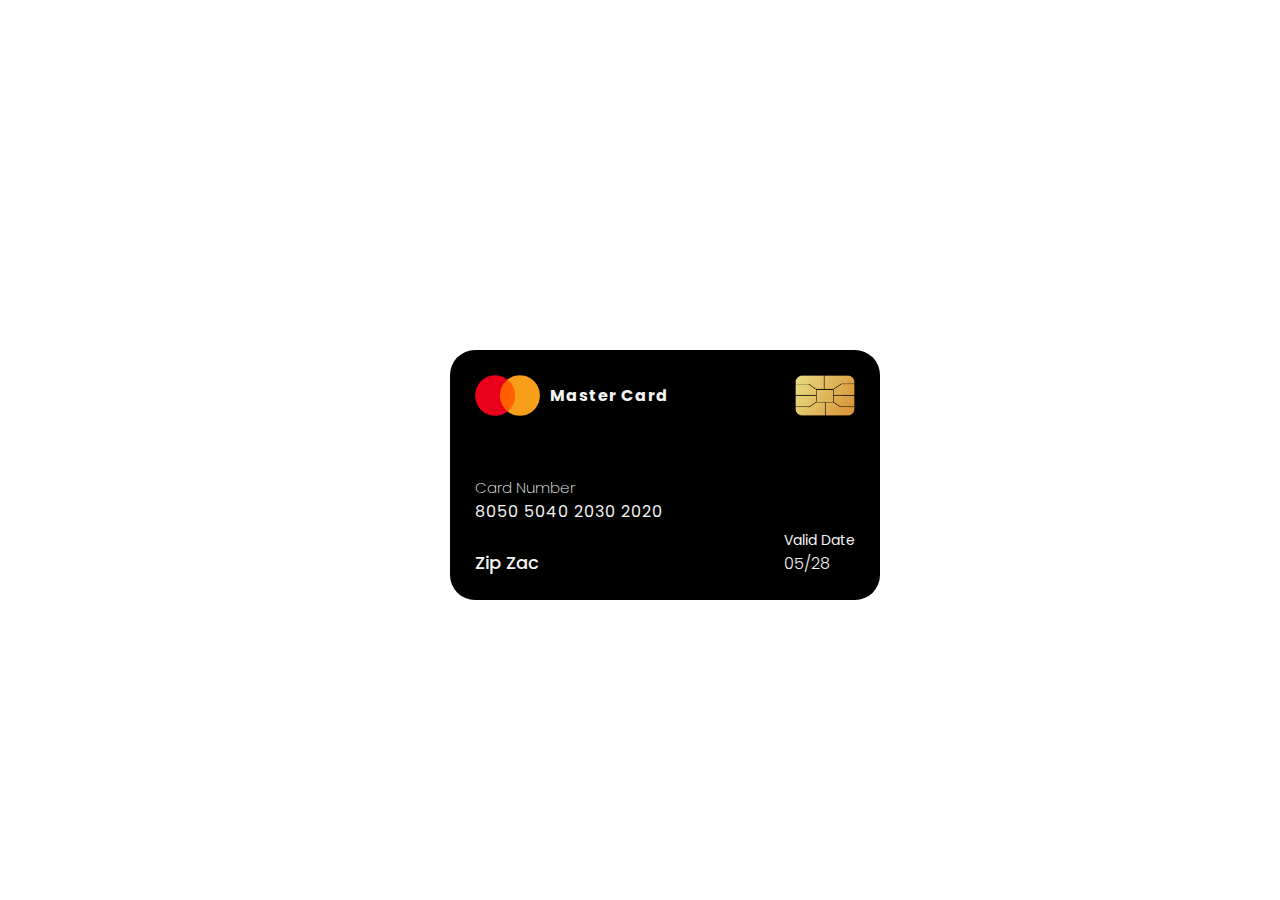
<file: credit-card/index.html>
<!DOCTYPE html>
<html>
    <head>
        <title>Credit Card</title>
        <link rel="stylesheet" href="./style.css">
    </head>

    <body>
        <section>
            <div class="container">
                <div class="card">
                    <header>
                        <span class="logo">
                            <img src="../flipping-card/images/logo.png" alt="logo">
                            <h6>Master Card</h6>
                        </span>

                        <img src="../flipping-card/images/chip.png" alt="chip" class="chip">
                    </header>

                    <div class="data">
                        <div class="detail">
                            <h6>Card Number</h6>
                            <h5 class="number">8050 5040 2030 2020</h5>
                            <h4 class="name">Zip Zac</h4>
                        </div>

                        <div class="date">
                            <h6>Valid Date</h6>
                            <h5>05/28</h5>
                        </div>
                    </div>
                </div>
            </div>
        </section>
    </body>
</html>
</file>
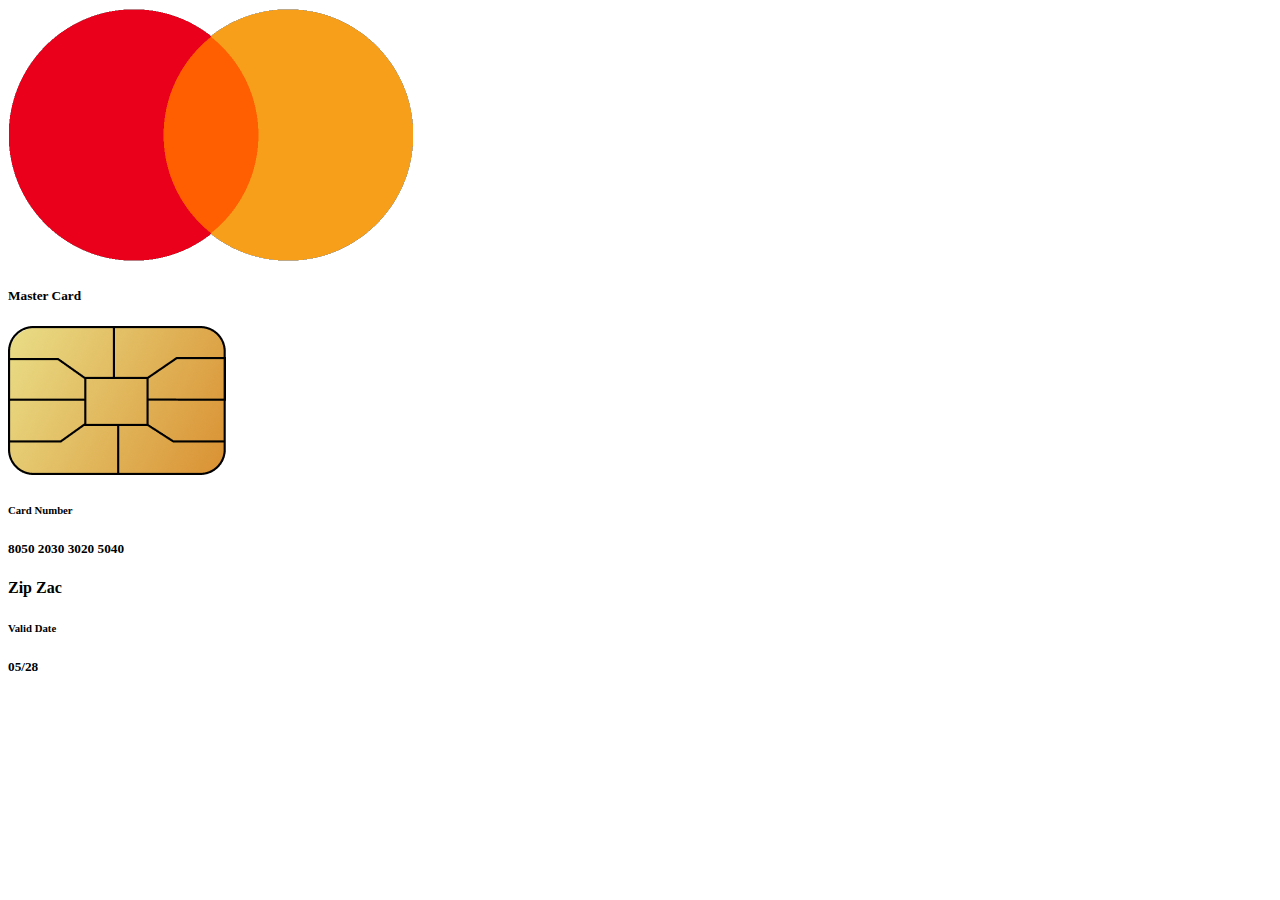
<file: flipping-card/index.html>
<!DOCTYPE html>
<html>
    <head>
        <title>Flipping Card</title>
        <link rel="stylesheet" href="style.css">
    </head>
    <body>
        <section>
            <div class="container">
                <div class="card front-face">
                    <header>
                        <span class="logo">
                            <img src="./images/logo.png" alt="logo">
                            <h5>Master Card</h5>
                        </span>

                        <img src="./images/chip.png" class="chip" alt="chip">
                    </header>

                    <div class="card-details">
                        <div class="name-number">
                            <h6>Card Number</h6>
                            <h5 class="number">8050 2030 3020 5040</h5>
                            <h4 class="name">Zip Zac</h4>
                        </div>

                        <div class="valid-date">
                            <h6>Valid Date</h6>
                            <h5>05/28</h5>
                        </div>
                    </div>
                </div>
            </div>
        </section>
    </body>
</html>
</file>
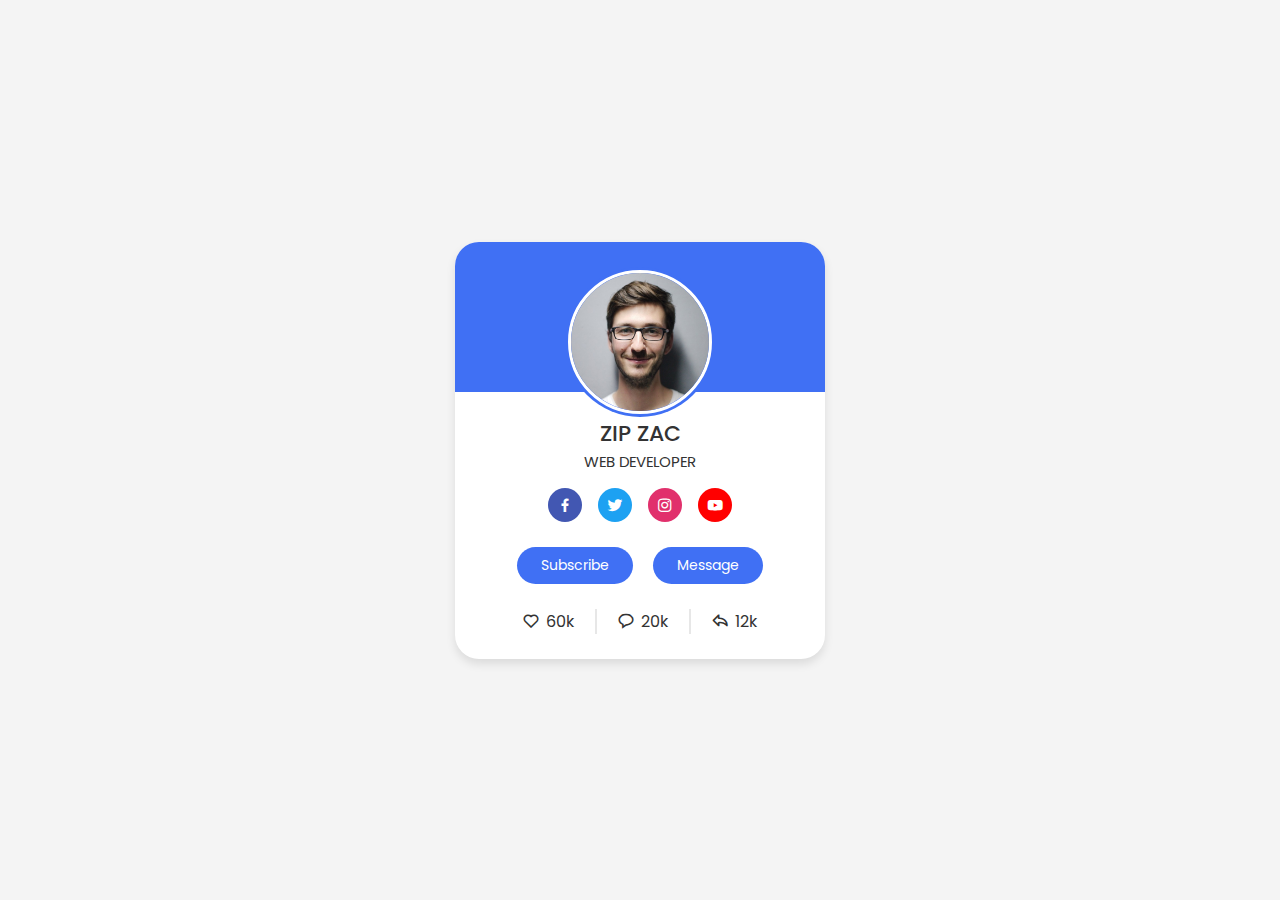
<file: responsive-profile-card/index.html>
<!DOCTYPE html>
<html>
    <head>
        <title>Profile Card UI Design</title>

        <!-- CSS -->
        <link rel="stylesheet" href="./style.css">

        <!-- Boxicons CSS  -->
        <link href='https://unpkg.com/boxicons@2.1.4/css/boxicons.min.css' rel='stylesheet'>
    </head>

    <body>
        <div class="profile-card">
            <div class="image">
                <img src="profile.jpg" alt="profile-img" class="profile-img">
            </div>

            <div class="text-data">
                <span class="name">ZIP ZAC</span>
                <span class="job">WEB DEVELOPER</span>
            </div>

            <div class="media-button">
                <a href="#" style="background : #4257b2" class="link">
                    <i class='bx bxl-facebook'></i>
                </a>

                <a href="#" style="background : #1da1f2" class="link">
                    <i class='bx bxl-twitter' ></i>
                </a>

                <a href="#" style="background : #e1306c" class="link">
                    <i class='bx bxl-instagram' ></i>
                </a>

                <a href="#" style="background : #ff0000" class="link">
                    <i class='bx bxl-youtube' ></i>
                </a>
            </div>

            <div class="buttons">
                <button class="button">Subscribe</button>
                <button class="button">Message</button>
            </div>

            <div class="analytics">
                <div class="data">
                    <i class='bx bx-heart' ></i>
                    <span class="number">60k</span>
                </div>

                <div class="data">
                    <i class='bx bx-message-rounded' ></i>
                    <span class="number">20k</span>
                </div>

                <div class="data">
                    <i class='bx bx-share' ></i>
                    <span class="number">12k</span>
                </div>
            </div>
        </div>
    </body>
</html>
</file>
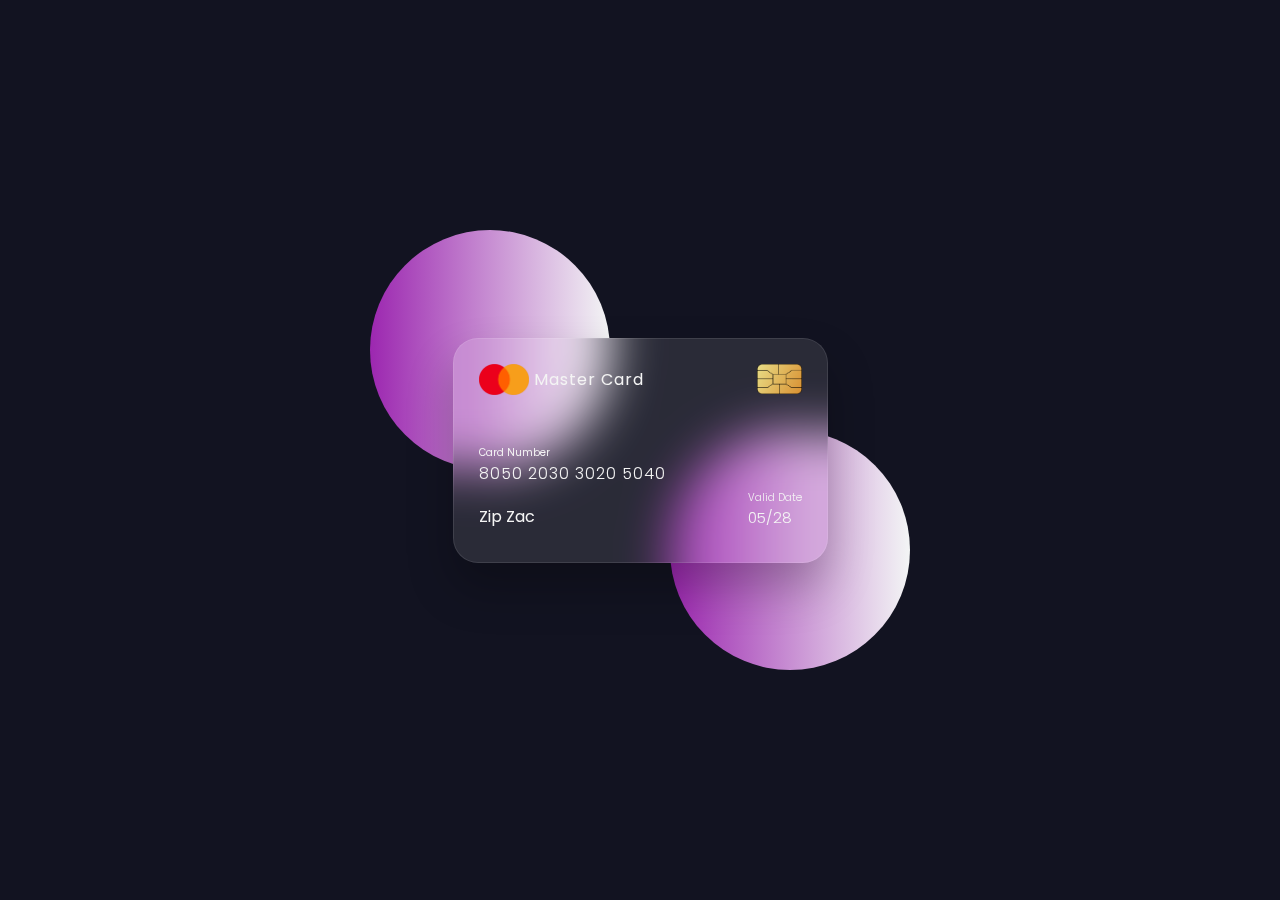
<file: flipping-card/recode/index.html>
<!DOCTYPE html>
<html>
    <head>
        <title>Flipping Card</title>
        <link rel="stylesheet" href="./style.css">
    </head>

    <body>
        <section>
            <div class="container">
                <div class="card front-card">
                    <header>
                        <div class="logo">
                            <img src="../images/logo.png" alt="logo">
                            <h6>Master Card</h6>
                        </div>

                        <img src="../images/chip.png" alt="chip" class="chip">
                    </header>

                    <div class="card-details">
                        <div class="details">
                            <h6>Card Number</h6>
                            <h5 class="number">8050 2030 3020 5040</h5>
                            <h4 class="name">Zip Zac</h4>
                        </div>

                        <div class="date">
                            <h6>Valid Date</h6>
                            <h5>05/28</h5>
                        </div>
                    </div>
                </div>
            </div>
        </section>
    </body>
</html>
</file>
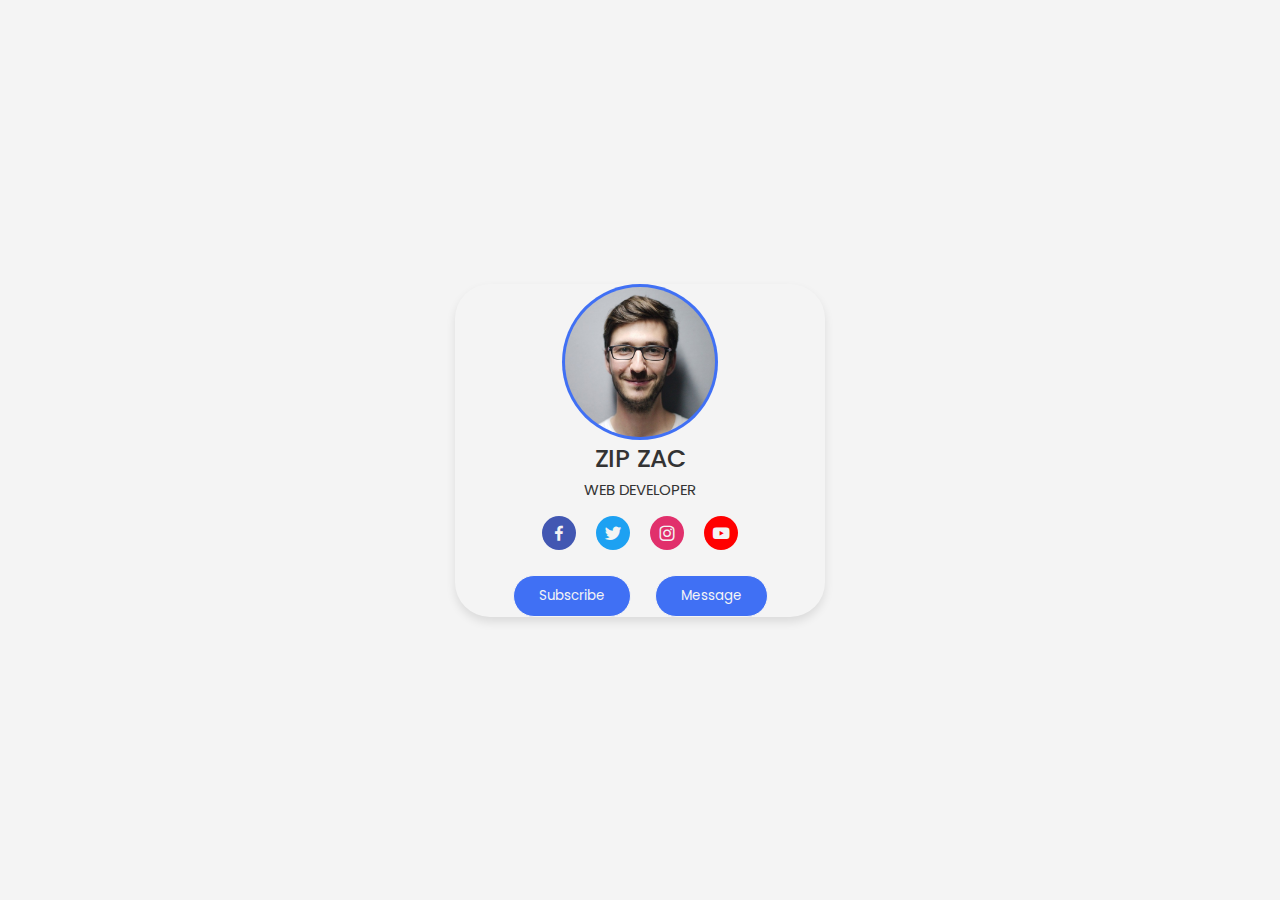
<file: responsive-profile-card/recode/index.html>
<!DOCTYPE html>
<html>
    <head>
        <title>Profile Responsive Card</title>
        <link rel="stylesheet" href="style.css">

        <link href='https://unpkg.com/boxicons@2.1.4/css/boxicons.min.css' rel='stylesheet'>
    </head>
    <body>
        <div class="profile-card">
            <div class="image">
                <img src="profile.jpg" class="profile-img" alt="profile-img">
            </div>

            <div class="text-data">
                <span class="name">ZIP ZAC</span>
                <span class="job">WEB DEVELOPER</span>
            </div>

            <div class="media-button">
                <a href="#" style="background: #4257b2;" class="link">
                    <i class='bx bxl-facebook' ></i>
                </a>

                <a href="#" style="background : #1da1f2" class="link">
                    <i class='bx bxl-twitter' ></i>
                </a>

                <a href="#" style="background : #e1306c" class="link">
                    <i class='bx bxl-instagram' ></i>
                </a>

                <a href="#" style="background : #ff0000" class="link">
                    <i class='bx bxl-youtube' ></i>
                </a>
            </div>

            <div class="buttons">
                <button class="button">Subscribe</button>

                <button class="button">Message</button>
            </div>

            <div class="analytics">
                <div class="data">
                    
                </div>

                <div class="data">
                    
                </div>

                <div class="data">
                    
                </div>
            </div>

        </div>
    </body>
</html>
</file>
<file: credit-card/style.css>
/* Google Fonts - Poppins */
@import url('https://fonts.googleapis.com/css2?family=Poppins:wght@300;400;500;600&display=swap');

* {
    font-family: 'Poppins', sans-serif;
    margin: 0;
    padding: 0;
}

section {
    min-height: 100vh;
    width: 100%;
    height: 100%;

    display: flex;
    justify-content: center;
    align-items: center;
}

section .container {
    width: 380px;
    height: 200px;
}

.container .card {
    width: 100%;
    height: 100%;
    color: #f4f4f4;
    background-color: #000;
    border-radius: 25px;

    padding: 25px;
}

header {
    display: flex;
    justify-content: space-between;
}

.logo {
    display: flex;
    align-items: center;
}

.logo img {
    width: 65px;

    margin-right: 10px;
}

.logo h6 {
    font-size: 16px;
    letter-spacing: 1px;
}

.chip {
    width: 60px;
}

.data {
    display: flex;
    justify-content: space-between;
    align-items: flex-end;

    margin-top: 60px;
}

.detail h6 {
    font-size: 15px;
    font-weight: 200;
}

.detail h5 {
    font-size: 16px;
    font-weight: 400;
    letter-spacing: 1px;
}

.detail h4 {
    font-size: 18px;
    font-weight: 500;

    margin-top: 25px;
}

.date h6 {
    font-size: 14px;
    font-weight: 400;
}

.date h5 {
    font-size: 16px;
    font-weight: 300;
}
</file>
<file: flipping-card/style.css>
/* Google Fonts - Poppins */
@import url('https://fonts.googleapis.com/css2?family=Poppins:wght@300;400;500;600&display=swap');
</file>
<file: responsive-profile-card/style.css>
/* Google Fonts - Poppins */
@import url('https://fonts.googleapis.com/css2?family=Poppins:wght@300;400;500;600&display=swap');

* {
    font-family: 'Poppins', sans-serif;

    margin: 0;
    padding: 0;
    box-sizing: border-box;
}

body {
    height: 100vh;

    display: flex;
    justify-content: center;
    align-items: center;

    background-color: #f4f4f4;
}

.profile-card{
    position: relative;

    display: flex;
    flex-direction: column;
    align-items: center;

    max-width: 370px;
    width: 100%;
    background: #fff;
    border-radius: 24px;
    box-shadow: 0 5px 10px rgba(0, 0, 0, 0.1);

    padding: 25px;
}

.profile-card::before {
    position: absolute;
    content: "";
    left: 0;
    top: 0;

    width: 100%;
    height: 36%;
    background-color: #4070f4;
    border-radius: 24px 24px 0 0;
    
}

.image {
    position: relative;
    width: 150px;
    height: 150px;
    border-radius: 50%;

    background-color: #4070f4;

    padding: 3px;
}

.image .profile-img {
    width: 100%;
    height: 100%;
    object-fit: cover;
    border-radius: 50%;
    border: 3px solid #fff;
}

.profile-card .text-data {
    display: flex;
    flex-direction: column;
    align-items: center;

    color: #333;
}

.text-data .name {
    font-size: 22px;
    font-weight: 500;
}

.text-data .job {
    font-size: 15px;
    font-weight: 400;
}

.profile-card .media-button {
    display: flex;
    align-items: center;

    margin-top: 15px;
}

.media-button .link {
    display: flex;
    justify-content: center;
    align-items: center;

    text-decoration: none;
    font-size: 18px;
    color: #fff;
    width: 34px;
    height: 34px;
    border-radius: 50%;

    margin: 0 8px;
}

.profile-card .buttons {
    display: flex;
    align-items: center;

    margin-top: 25px;
}

.buttons .button {
   color: #fff;
   font-size: 14px;
   font-weight: 400;
   border: none;
   border-radius: 24px;
   margin: 0 10px;
   padding: 8px 24px;
   background-color: #4070f4;
   cursor: pointer;
   transition: all 0.3s ease;
}

.buttons .button:hover {
    background-color: #0e4bf1;
}

.profile-card .analytics {
    display: flex;
    align-items: center;

    margin-top: 25px;
}

.analytics .data {
    display: flex;
    align-items: center;
    color: #333;
    padding: 0 20px;
    border-right: 2px solid #e7e7e7;
}

.data i {
    font-size: 18px;

    margin-right: 6px;
}

.data:last-child {
    border-right: none;
}
</file>
<file: flipping-card/recode/style.css>
/* Google Fonts - Poppins */
@import url('https://fonts.googleapis.com/css2?family=Poppins:wght@300;400;500;600&display=swap');

* {
    font-family: "Poppins", sans-serif;

    margin: 0;
    padding: 0;
    box-sizing: border-box;
}

body {
    background-color: #121321;
    color: #f4f4f4;
}

section {
    width: 100%;
    min-height: 100vh;
    
    display: flex;
    justify-content: center;
    align-items: center;
}

section::before {
    position: absolute;
    content: "";
    width: 240px;
    height: 240px;
    border-radius: 50%;
    background: linear-gradient(90deg,
        #9c27b0,
        #f3f5f5);
    transform: translate(150px, 100px);
}

section::after {
    position: absolute;
    content: "";
    width: 240px;
    height: 240px;
    border-radius: 50%;
    background: linear-gradient(90deg,
            #9c27b0,
            #f3f5f5);
    transform: translate(-150px, -100px);
}

.container {
    width: 375px;
    height: 225px;

    position: relative;
}

.card {
    width: 100%;
    height: 100%;
    background: rgba(255, 255, 255, 0.1);
    border-radius: 25px;
    backdrop-filter: blur(25px);
    border: 1px solid rgba(255, 255, 255, 0.1);
    box-shadow: 0 25px 45px rgba(0, 0, 0, 0.25);

    position: absolute;
    z-index: 100;
}

header {
    display: flex;
    justify-content: space-between;

    margin: 25px;
}

.logo {
    display: flex;
    align-items: center;
}

.logo img {
    width: 50px;

    margin-right: 5px;
}

.logo h6 {
    font-size: 16px;
    font-weight: 400;
    letter-spacing: 1px;
}

.chip {
    width: 45px;
    height: 30px;
}

.card-details {
    display: flex;
    justify-content: space-between;
    align-items: flex-end;

    margin: 50px 25px 25px 25px;
}

.details h6 {
    font-size: 10px;
    font-weight: 400;
}

.details h5 {
    font-size: 16px;
    font-weight: 300;
    letter-spacing: 1px;
}

.details .name {
    font-size: 16px;
    font-weight: 400;

    margin-top: 18px;
}

.date h6{
    font-size: 10px;
    font-weight: 300;
}

.date h5{
    font-size: 15px;
    font-weight: 300;
}
</file>
<file: responsive-profile-card/recode/style.css>
@import url('https://fonts.googleapis.com/css2?family=Poppins:wght@300;400;500;600&display=swap');

* {
    font-family: "Poppins",sans-serif;

    margin: 0;
    padding: 0;
}

body {
    height: 100vh;
    background-color: #f4f4f4;

    display: flex;
    justify-content: center;
    align-items: center;
}

.profile-card {
    position: relative;

    display: flex;
    flex-direction: column;
    justify-content: center;
    align-items: center;
    
    max-width: 370px;
    width: 100%;
    border-radius: 35px;

    box-shadow: 0 5px 10px rgba(0, 0, 0, 0.1);
}

.profile-card .image {
    position: relative;
    width: 150px;
    height: 150px;
    background-color: #4070f4;

    border-radius: 50%;

    padding: 3px;
}

.image .profile-img {
    width: 100%;
    height: 100%;
    border-radius: 50%;
    object-fit: cover;
}

.profile-card .text-data {
    display: flex;
    flex-direction: column;
    align-items: center;

    color: #333;
}

.text-data .name{
    font-size: 25px;
    font-weight: 500;
}

.text-data .job{
    font-size: 15px;
    font-weight: 400;
}

.profile-card .media-button {
    display: flex;
    align-items: center;

    margin-top: 15px;
}

.media-button .link {
    display: flex;
    justify-content: center;
    align-items: center;

    text-decoration: none;
    font-size: 20px;
    color: #f4f4f4;
    width: 34px;
    height: 34px;
    border-radius: 50%;

    margin: 0 10px;
}

.buttons {
    margin-top: 25px;
}

.buttons .button{
    color: #f4f4f4;
    background-color: #4070f4;
    border: 1px solid #f4f4f4;
    border-radius: 30px;

    padding: 10px 25px;
    margin:0 10px;
}
</file>
